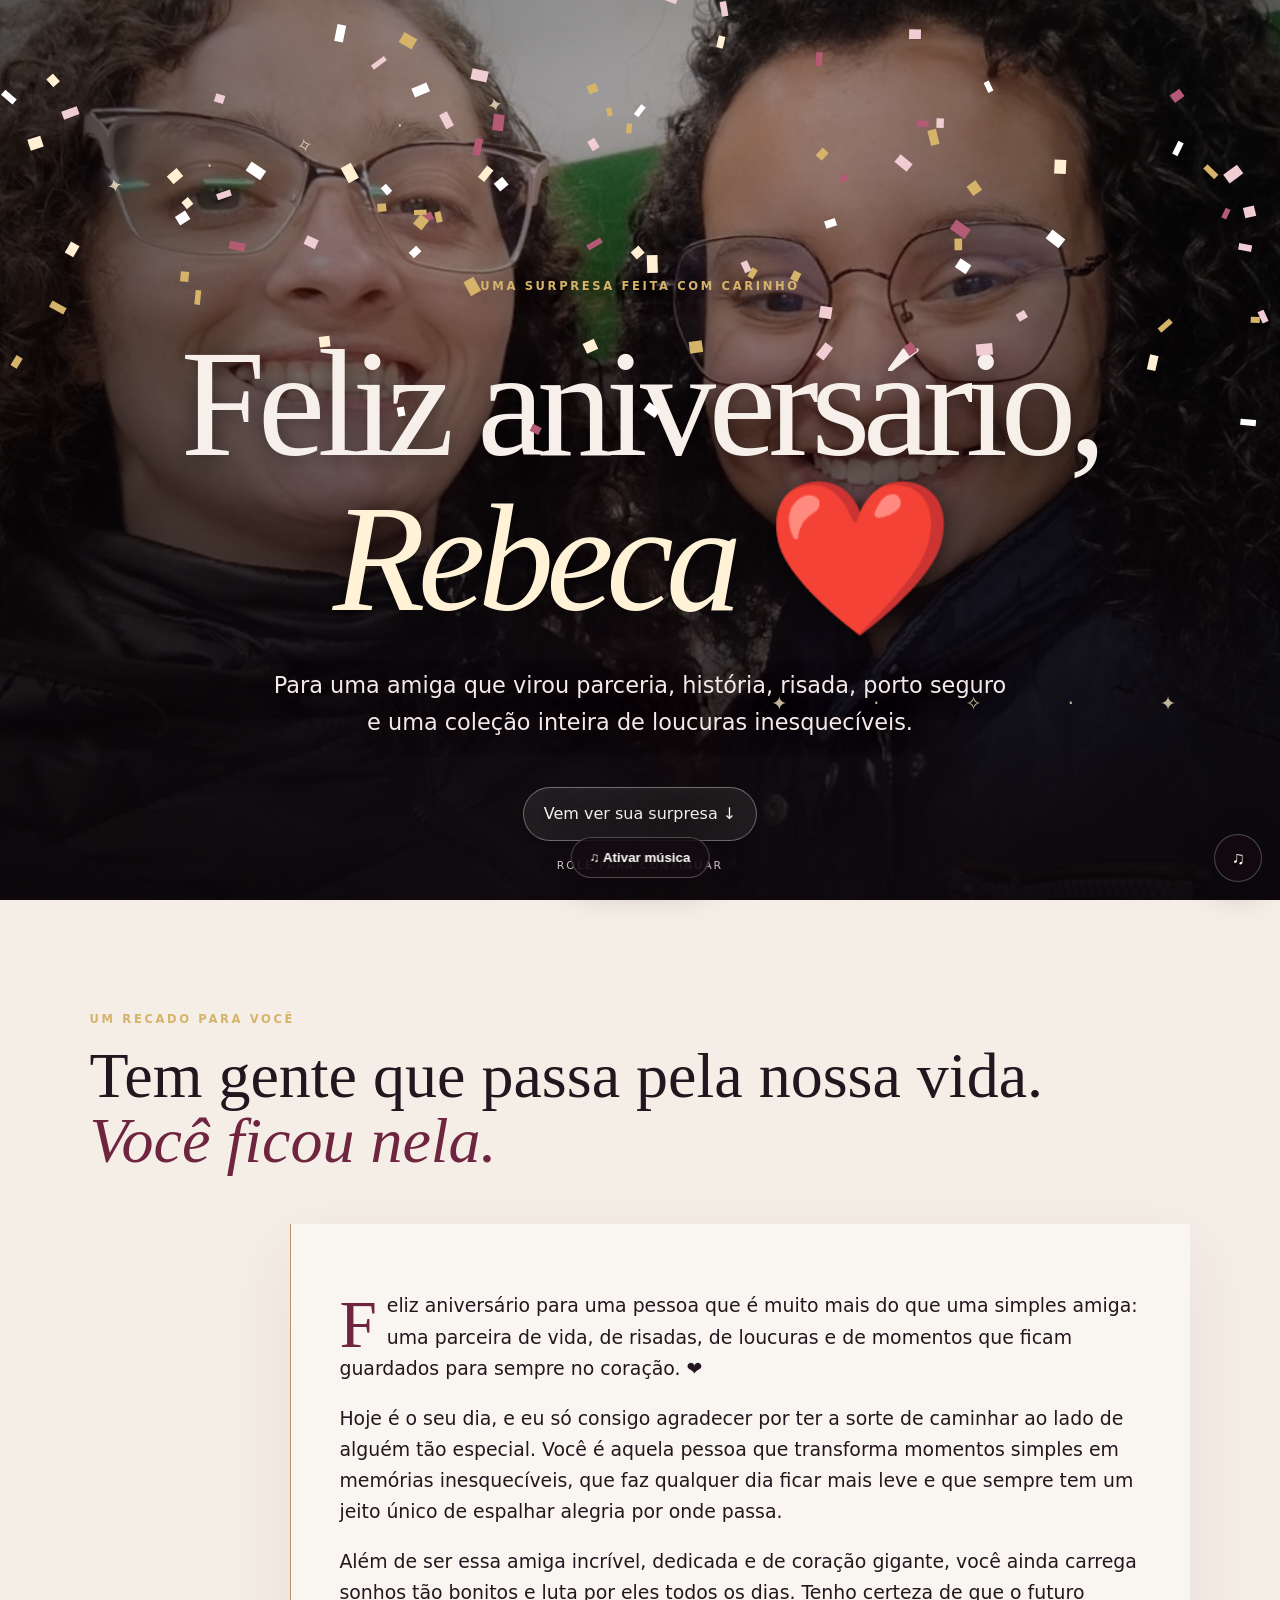
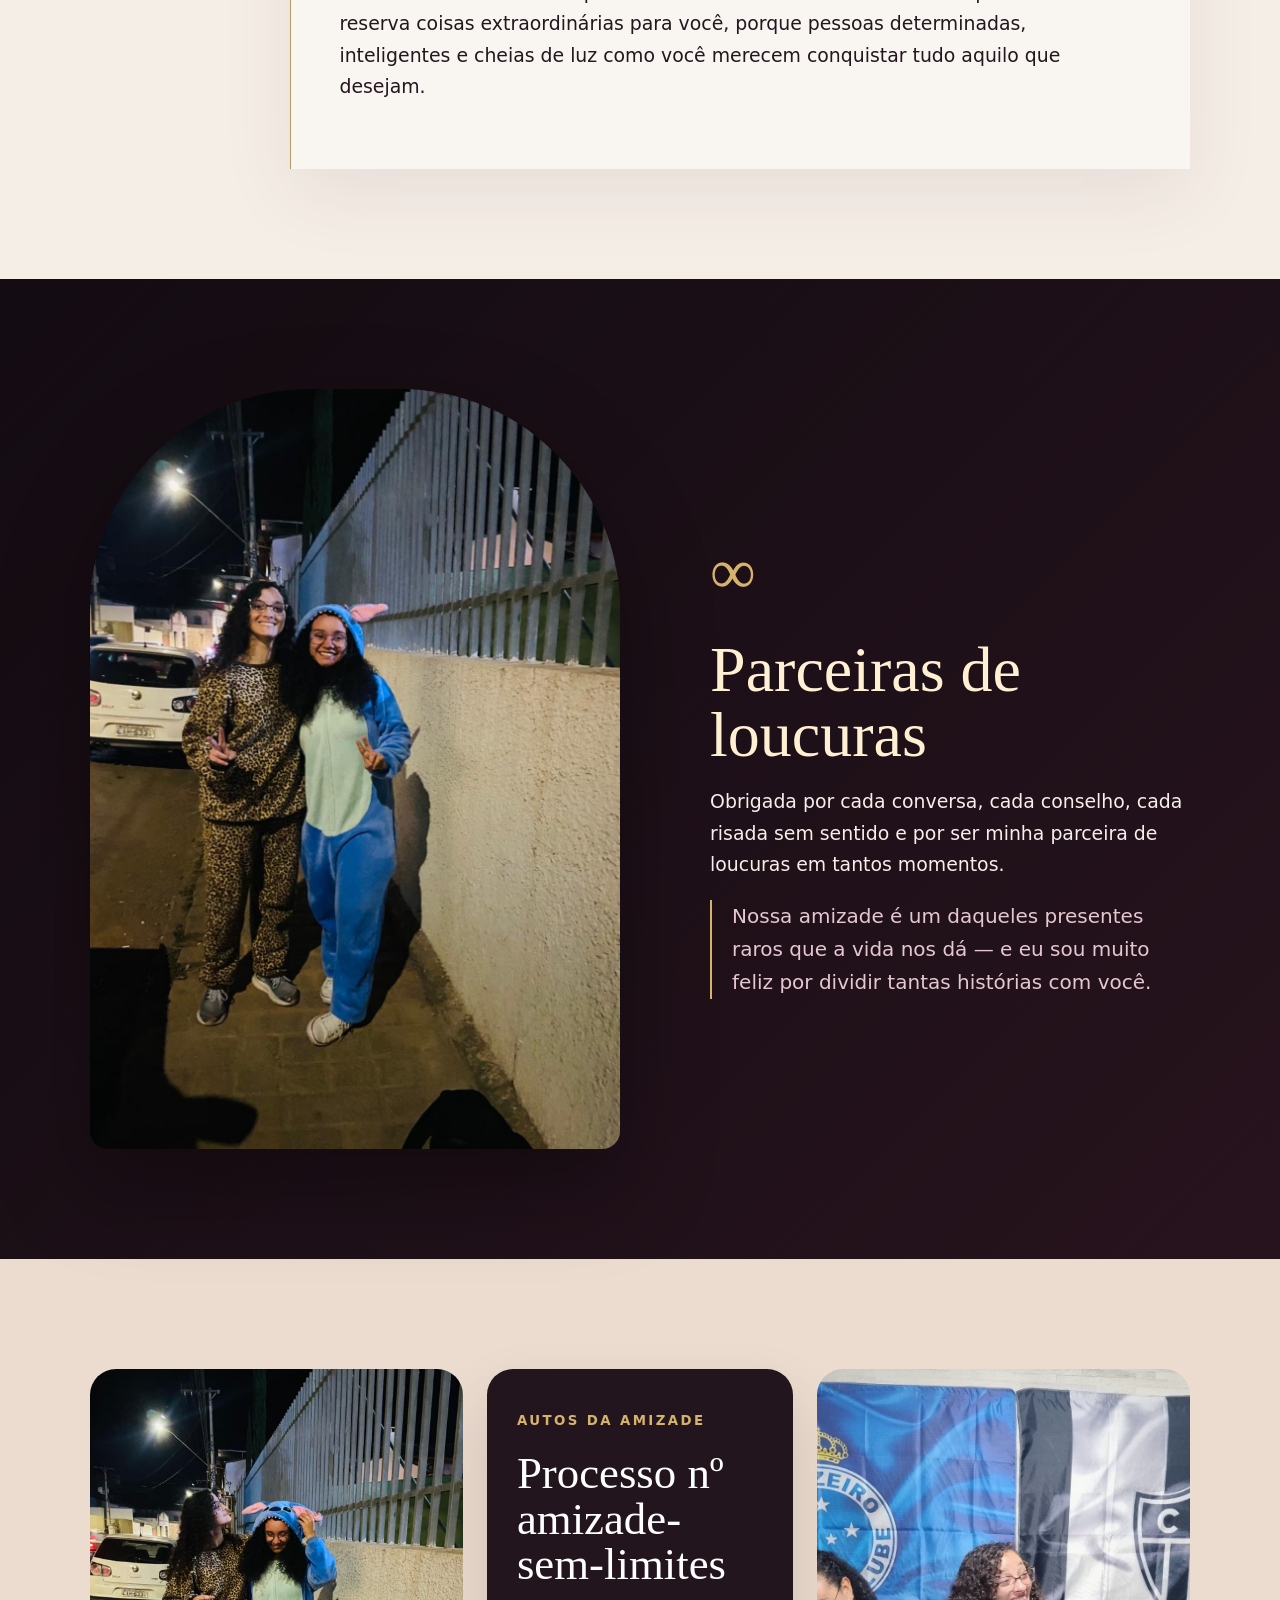
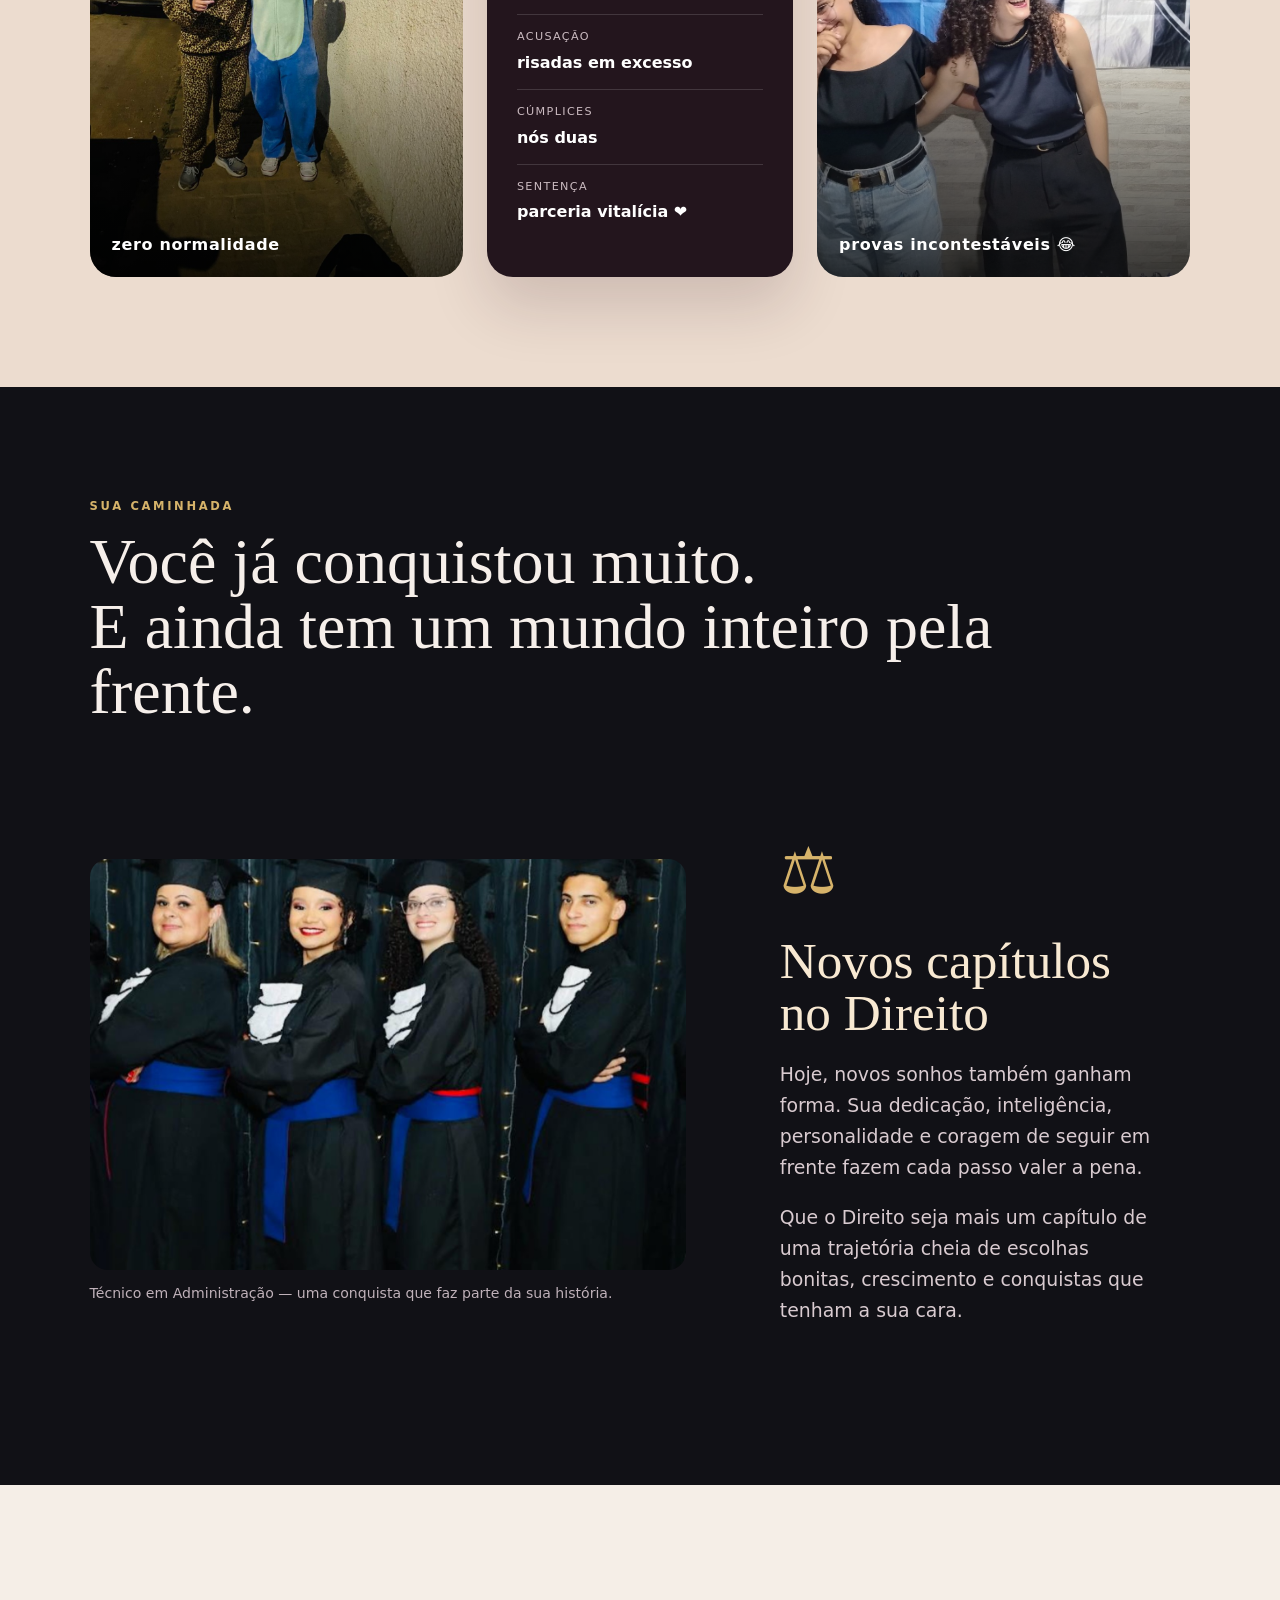
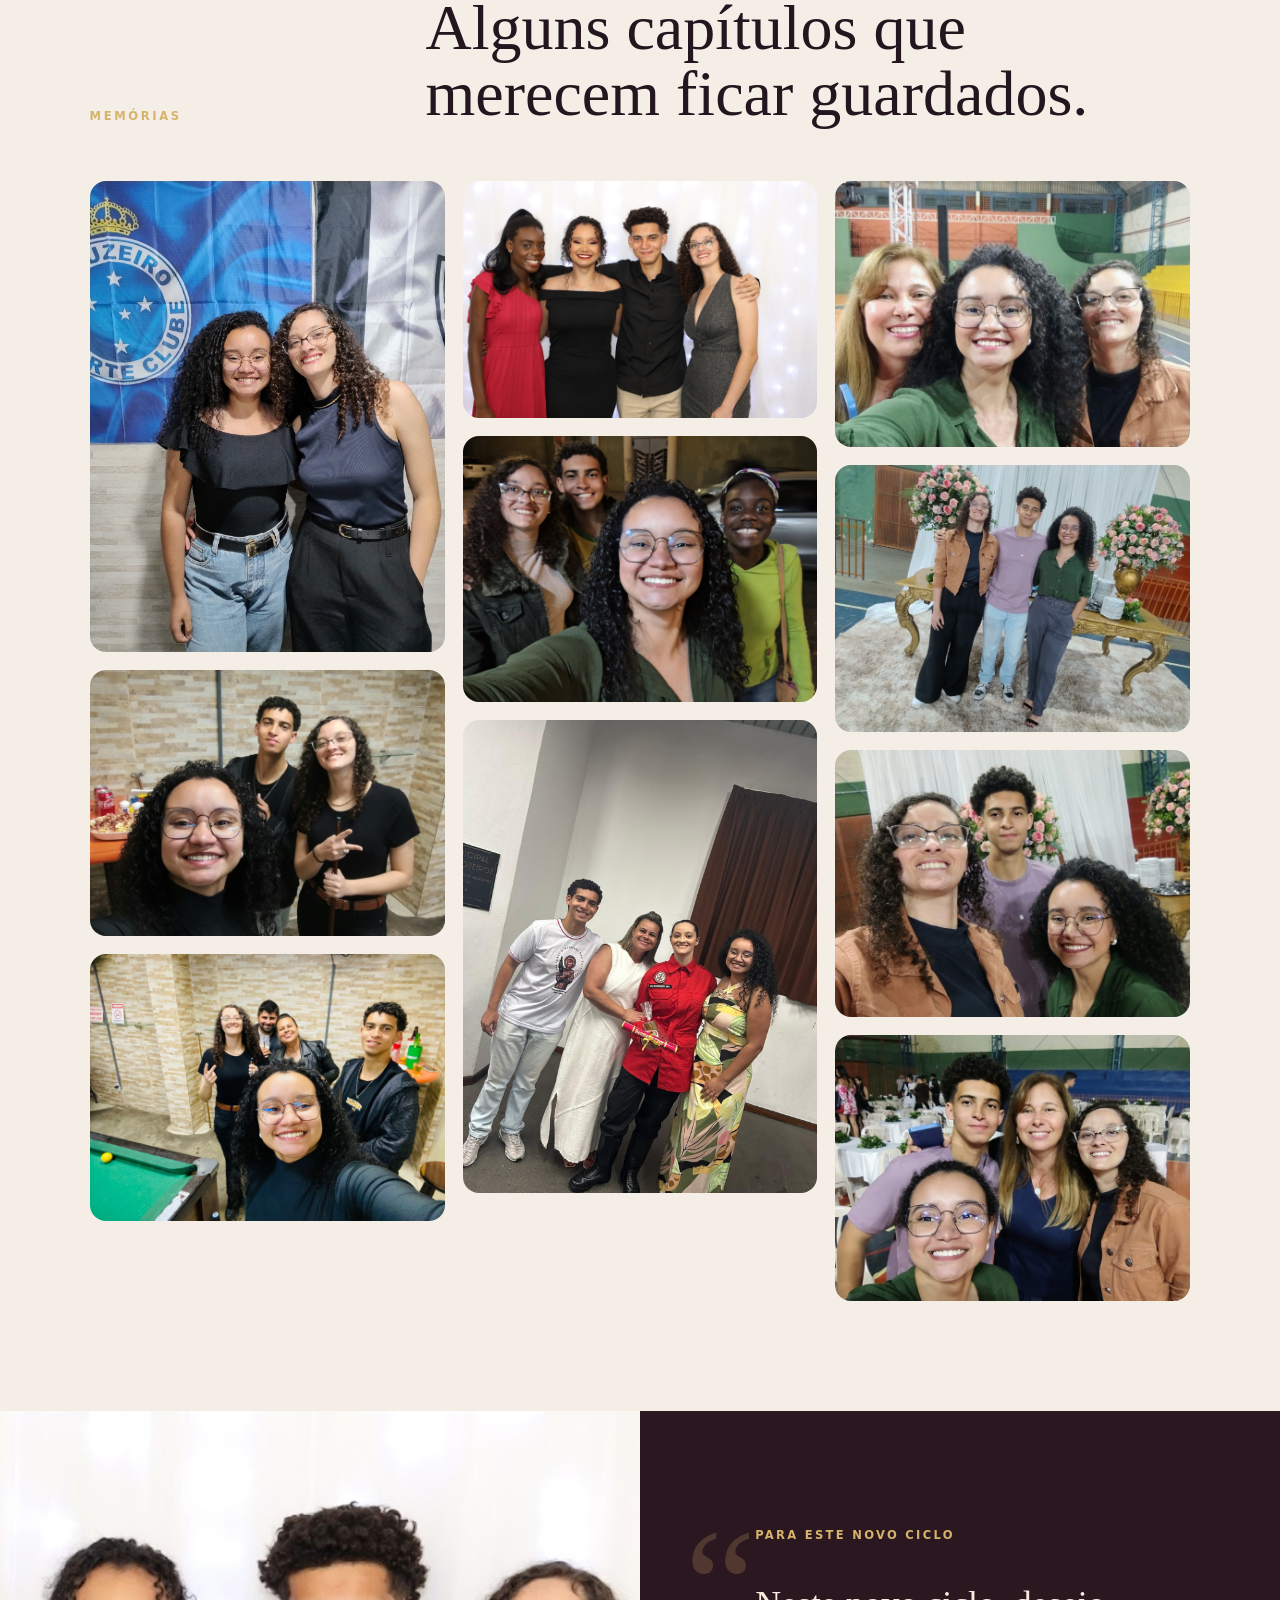
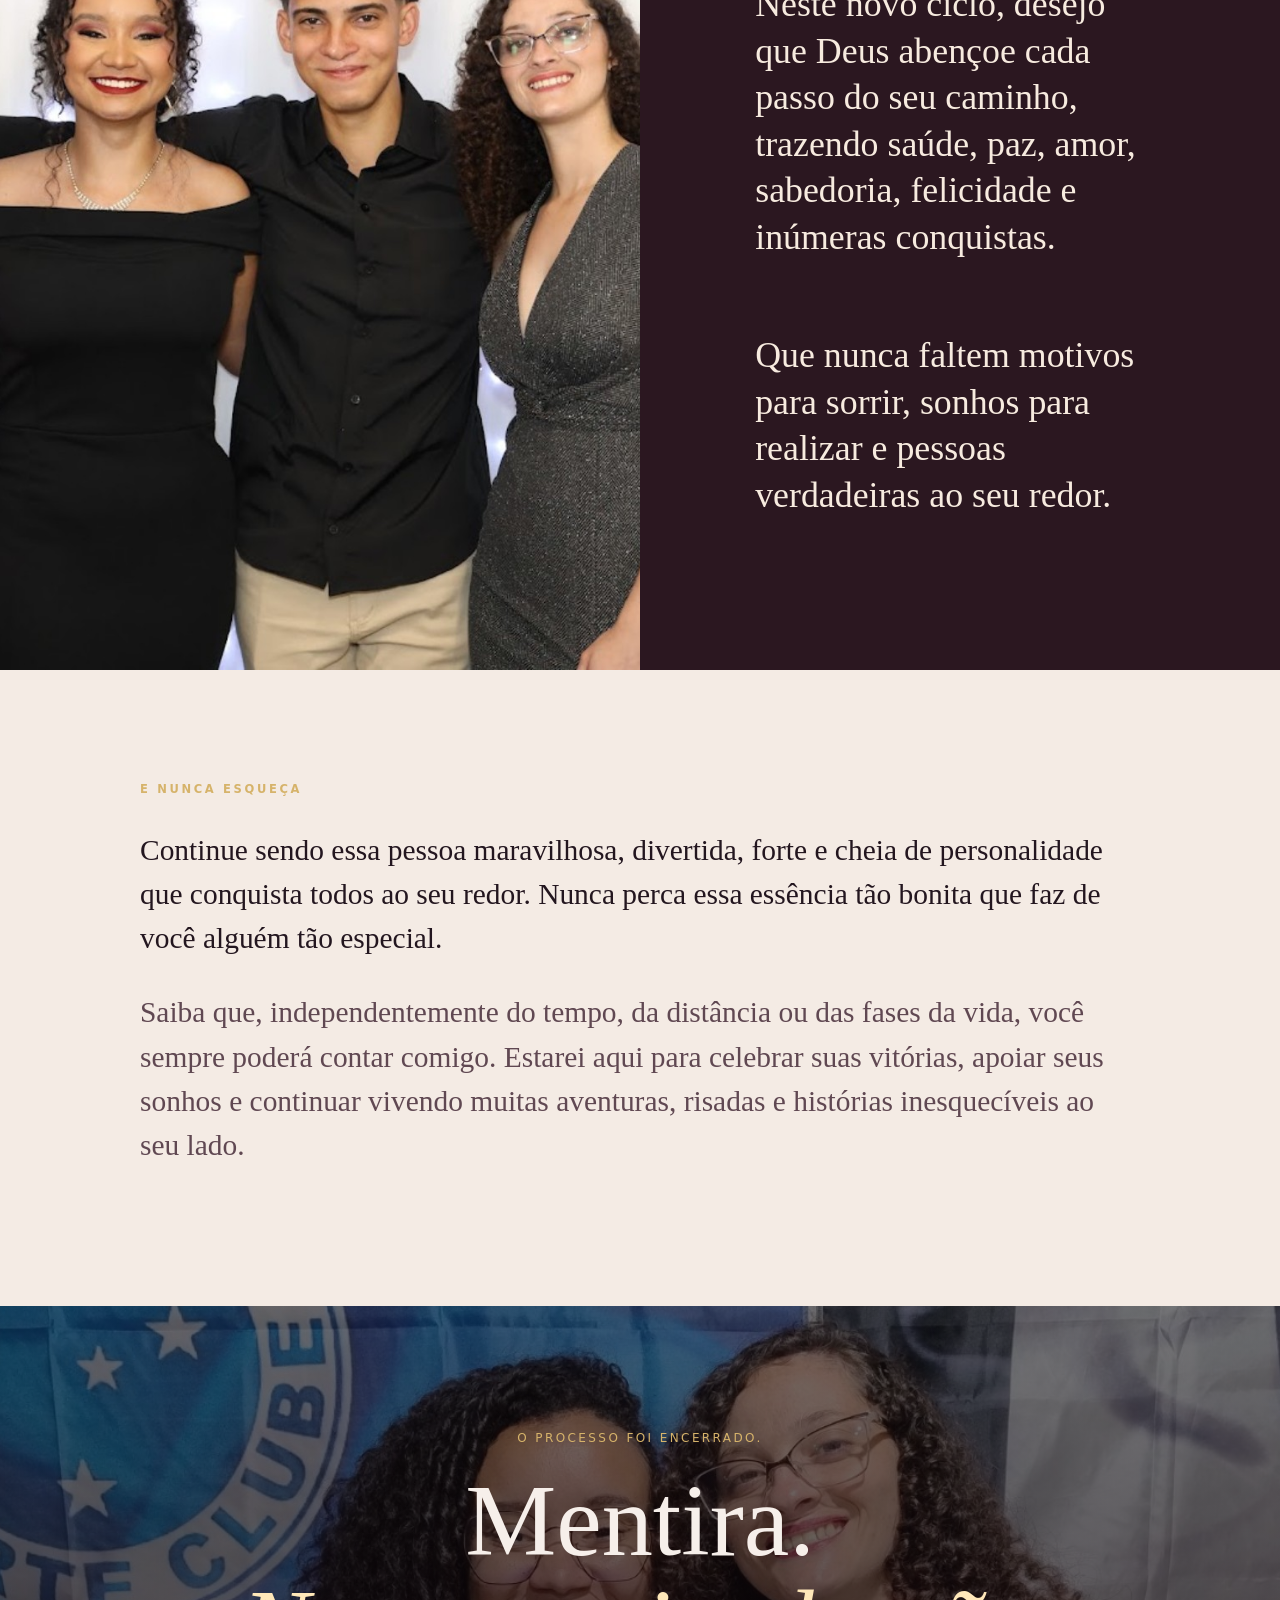
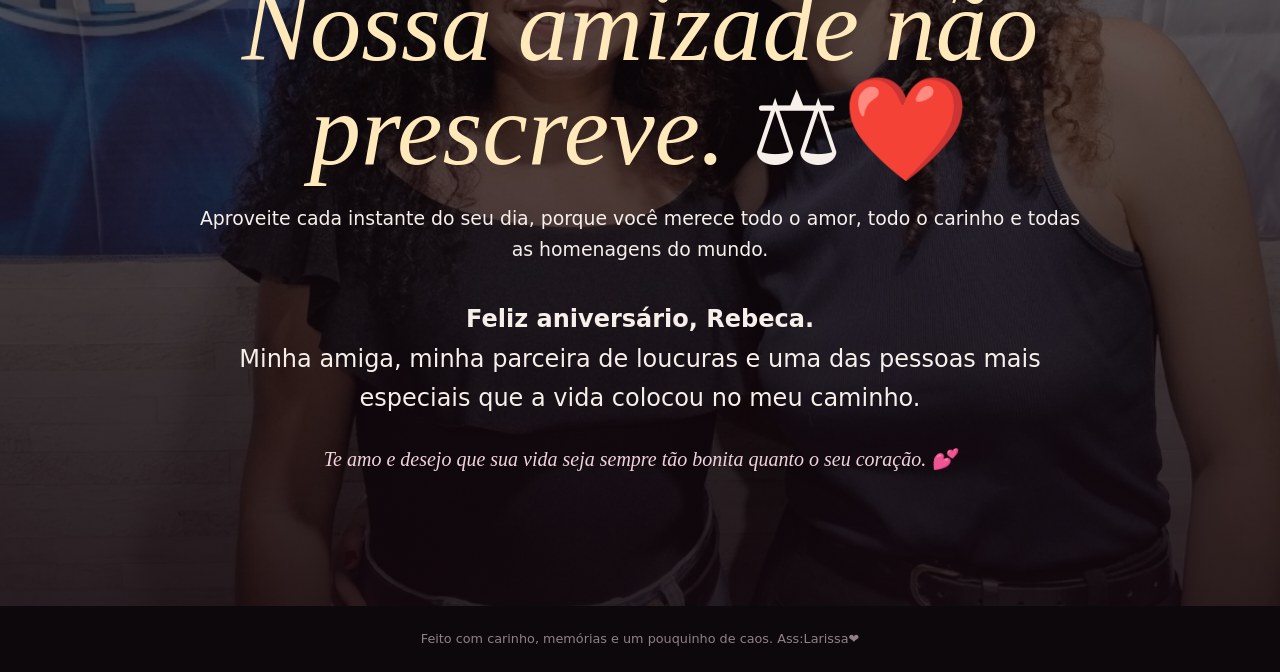
<file: index.html>
<!doctype html>
<html lang="pt-BR">
<head>
  <meta charset="utf-8" />
  <meta name="viewport" content="width=device-width, initial-scale=1" />
  <meta name="theme-color" content="#170d15" />
  <meta name="description" content="Uma surpresa de aniversário feita com carinho para Rebeca." />
  <title>Feliz aniversário, Rebeca ❤️</title>
  <link rel="preload" as="image" href="assets/img/foto-01.jpg" />
  <link rel="stylesheet" href="style.css" />
</head>
<body>
  <audio id="bgMusic" preload="auto" loop playsinline>
    <source src="assets/audio/cancao-america-voz.m4a" type="audio/mp4" />
  </audio>

  <div id="musicFallback" class="music-fallback" hidden>
    <button id="enableMusic" type="button" aria-label="Ativar música">♫ Ativar música</button>
  </div>

  <button id="musicToggle" class="music-toggle" type="button" aria-label="Pausar ou tocar música" title="Música">♫</button>

  <header class="hero" id="inicio">
    <div class="hero-bg" aria-hidden="true"></div>
    <div class="hero-shade" aria-hidden="true"></div>
    <div class="sparkles" aria-hidden="true"></div>
    <div class="hero-content reveal active">
      <p class="eyebrow">Uma surpresa feita com carinho</p>
      <h1>Feliz aniversário,<br><span>Rebeca</span> ❤️</h1>
      <p class="hero-subtitle">Para uma amiga que virou parceria, história, risada, porto seguro e uma coleção inteira de loucuras inesquecíveis.</p>
      <a class="hero-cta" href="#mensagem">Vem ver sua surpresa ↓</a>
    </div>
    <div class="scroll-hint" aria-hidden="true">role para continuar</div>
  </header>

  <main>
    <section class="intro section" id="mensagem">
      <div class="section-kicker">Um recado para você</div>
      <h2>Tem gente que passa pela nossa vida.<br><em>Você ficou nela.</em></h2>
      <div class="letter-card reveal">
        <p>Feliz aniversário para uma pessoa que é muito mais do que uma simples amiga: uma parceira de vida, de risadas, de loucuras e de momentos que ficam guardados para sempre no coração. ❤️</p>
        <p>Hoje é o seu dia, e eu só consigo agradecer por ter a sorte de caminhar ao lado de alguém tão especial. Você é aquela pessoa que transforma momentos simples em memórias inesquecíveis, que faz qualquer dia ficar mais leve e que sempre tem um jeito único de espalhar alegria por onde passa.</p>
        <p>Além de ser essa amiga incrível, dedicada e de coração gigante, você ainda carrega sonhos tão bonitos e luta por eles todos os dias. Tenho certeza de que o futuro reserva coisas extraordinárias para você, porque pessoas determinadas, inteligentes e cheias de luz como você merecem conquistar tudo aquilo que desejam.</p>
      </div>
    </section>

    <section class="split-story section">
      <div class="photo-frame reveal"><img src="assets/img/foto-04.jpg" alt="Momento divertido entre amigas" loading="lazy"></div>
      <div class="story-copy reveal">
        <span class="mini-icon">∞</span>
        <h2>Parceiras de loucuras</h2>
        <p>Obrigada por cada conversa, cada conselho, cada risada sem sentido e por ser minha parceira de loucuras em tantos momentos.</p>
        <p class="accent-copy">Nossa amizade é um daqueles presentes raros que a vida nos dá — e eu sou muito feliz por dividir tantas histórias com você.</p>
      </div>
    </section>

    <section class="fun-grid section">
      <div class="fun-card reveal tall"><img src="assets/img/foto-05.jpg" alt="Foto divertida de duas amigas fantasiadas" loading="lazy"><span>zero normalidade</span></div>
      <div class="fun-quote reveal">
        <small>AUTOS DA AMIZADE</small>
        <h3>Processo nº<br>amizade-sem-limites</h3>
        <dl>
          <div><dt>Acusação</dt><dd>risadas em excesso</dd></div>
          <div><dt>Cúmplices</dt><dd>nós duas</dd></div>
          <div><dt>Sentença</dt><dd>parceria vitalícia ❤️</dd></div>
        </dl>
      </div>
      <div class="fun-card reveal"><img src="assets/img/foto-03.jpg" alt="Duas amigas rindo juntas" loading="lazy"><span>provas incontestáveis 😂</span></div>
    </section>

    <section class="journey section">
      <div class="journey-head reveal">
        <div class="section-kicker">Sua caminhada</div>
        <h2>Você já conquistou muito.<br>E ainda tem um mundo inteiro pela frente.</h2>
      </div>
      <div class="journey-grid">
        <figure class="journey-photo reveal"><img src="assets/img/foto-09.jpg" alt="Formatura do curso Técnico em Administração" loading="lazy"><figcaption>Técnico em Administração — uma conquista que faz parte da sua história.</figcaption></figure>
        <div class="journey-text reveal">
          <div class="law-mark">⚖</div>
          <h3>Novos capítulos no Direito</h3>
          <p>Hoje, novos sonhos também ganham forma. Sua dedicação, inteligência, personalidade e coragem de seguir em frente fazem cada passo valer a pena.</p>
          <p>Que o Direito seja mais um capítulo de uma trajetória cheia de escolhas bonitas, crescimento e conquistas que tenham a sua cara.</p>
        </div>
      </div>
    </section>

    <section class="gallery section" id="memorias">
      <div class="gallery-head reveal">
        <div class="section-kicker">Memórias</div>
        <h2>Alguns capítulos que merecem ficar guardados.</h2>
      </div>
      <div class="masonry">
        <figure class="reveal"><img src="assets/img/foto-02.jpg" alt="Foto entre amigas" loading="lazy"></figure>
        <figure class="reveal"><img src="assets/img/foto-06.jpg" alt="Momento com amigos" loading="lazy"></figure>
        <figure class="reveal"><img src="assets/img/foto-07.jpg" alt="Momento descontraído" loading="lazy"></figure>
        <figure class="reveal"><img src="assets/img/foto-08.jpg" alt="Foto em evento" loading="lazy"></figure>
        <figure class="reveal"><img src="assets/img/foto-10.jpg" alt="Momento de celebração" loading="lazy"></figure>
        <figure class="reveal"><img src="assets/img/foto-11.jpg" alt="Foto em celebração" loading="lazy"></figure>
        <figure class="reveal"><img src="assets/img/foto-12.jpg" alt="Selfie com pessoas queridas" loading="lazy"></figure>
        <figure class="reveal"><img src="assets/img/foto-13.jpg" alt="Foto com amigos em evento" loading="lazy"></figure>
        <figure class="reveal"><img src="assets/img/foto-14.jpg" alt="Selfie de amigas" loading="lazy"></figure>
        <figure class="reveal"><img src="assets/img/foto-15.jpg" alt="Foto com pessoas queridas" loading="lazy"></figure>
      </div>
    </section>

    <section class="blessing section">
      <div class="blessing-image reveal"><img src="assets/img/foto-08.jpg" alt="Rebeca em um momento especial" loading="lazy"></div>
      <div class="blessing-card reveal">
        <span>Para este novo ciclo</span>
        <p>Neste novo ciclo, desejo que Deus abençoe cada passo do seu caminho, trazendo saúde, paz, amor, sabedoria, felicidade e inúmeras conquistas.</p>
        <p>Que nunca faltem motivos para sorrir, sonhos para realizar e pessoas verdadeiras ao seu redor.</p>
      </div>
    </section>

    <section class="letter-final section">
      <div class="letter-final-inner reveal">
        <div class="section-kicker">E nunca esqueça</div>
        <p>Continue sendo essa pessoa maravilhosa, divertida, forte e cheia de personalidade que conquista todos ao seu redor. Nunca perca essa essência tão bonita que faz de você alguém tão especial.</p>
        <p>Saiba que, independentemente do tempo, da distância ou das fases da vida, você sempre poderá contar comigo. Estarei aqui para celebrar suas vitórias, apoiar seus sonhos e continuar vivendo muitas aventuras, risadas e histórias inesquecíveis ao seu lado.</p>
      </div>
    </section>

    <section class="finale">
      <div class="finale-bg" aria-hidden="true"></div>
      <div class="finale-overlay" aria-hidden="true"></div>
      <div class="finale-content reveal">
        <p class="small-line">O processo foi encerrado.</p>
        <h2>Mentira.<br><span>Nossa amizade não prescreve.</span> ⚖❤️</h2>
        <p>Aproveite cada instante do seu dia, porque você merece todo o amor, todo o carinho e todas as homenagens do mundo.</p>
        <p class="final-message"><strong>Feliz aniversário, Rebeca.</strong><br>Minha amiga, minha parceira de loucuras e uma das pessoas mais especiais que a vida colocou no meu caminho.</p>
        <p class="signature">Te amo e desejo que sua vida seja sempre tão bonita quanto o seu coração. 💕</p>
      </div>
    </section>
  </main>

  <footer>
    <span>Feito com carinho, memórias e um pouquinho de caos. Ass:Larissa❤️</span>
  </footer>

  <canvas id="confetti" aria-hidden="true"></canvas>
  <script src="script.js"></script>
</body>
</html>
</file>
<file: style.css>
:root{
  --bg:#130c12;
  --bg2:#1f121b;
  --paper:#f5eee7;
  --paper2:#e9ddd1;
  --ink:#23161f;
  --text:#f6efea;
  --muted:#c8b8bf;
  --gold:#d6b36a;
  --rose:#c98591;
  --wine:#6f253f;
  --line:rgba(255,255,255,.14);
}
*{box-sizing:border-box}
html{scroll-behavior:smooth}
body{margin:0;background:var(--bg);color:var(--text);font-family:Inter,ui-sans-serif,system-ui,-apple-system,BlinkMacSystemFont,"Segoe UI",sans-serif;line-height:1.65;overflow-x:hidden}
img{display:block;width:100%;height:100%;object-fit:cover}
a{color:inherit}
.section{padding:110px max(24px,7vw)}
.section-kicker,.eyebrow{font-size:.72rem;letter-spacing:.23em;text-transform:uppercase;color:var(--gold);font-weight:800}
h1,h2,h3{font-family:Georgia,"Times New Roman",serif;font-weight:500;line-height:1.02;margin:.2em 0}
h2{font-size:clamp(2.4rem,5vw,5.1rem)}
p{font-size:clamp(1rem,1.5vw,1.18rem)}

.hero{min-height:100svh;display:grid;place-items:center;position:relative;isolation:isolate;overflow:hidden}
.hero-bg{position:absolute;inset:0;background:url('assets/img/foto-01.jpg') center 40%/cover no-repeat;transform:scale(1.03);z-index:-4}
.hero-shade{position:absolute;inset:0;background:linear-gradient(180deg,rgba(10,5,10,.28),rgba(10,5,10,.52) 46%,rgba(19,12,18,.94));z-index:-3}
.hero-shade:after{content:"";position:absolute;inset:0;background:radial-gradient(circle at 50% 40%,transparent 0 30%,rgba(0,0,0,.45) 80%)}
.hero-content{width:min(980px,88vw);text-align:center;padding-top:10vh;text-shadow:0 3px 24px rgba(0,0,0,.55)}
.hero h1{font-size:clamp(4rem,12vw,9.5rem);letter-spacing:-.05em}
.hero h1 span{color:#fff2d7;font-style:italic}
.hero-subtitle{max-width:750px;margin:22px auto;color:#f5eae8;font-size:clamp(1.05rem,2.1vw,1.4rem)}
.hero-cta{display:inline-flex;margin-top:24px;padding:13px 20px;border:1px solid rgba(255,255,255,.35);border-radius:999px;text-decoration:none;background:rgba(255,255,255,.08);backdrop-filter:blur(12px);transition:.25s}
.hero-cta:hover{background:rgba(255,255,255,.15);transform:translateY(-2px)}
.scroll-hint{position:absolute;bottom:25px;font-size:.68rem;letter-spacing:.18em;text-transform:uppercase;color:#d9cbd0}
.sparkles:before,.sparkles:after{content:"✦   ·   ✧   ·   ✦";position:absolute;color:rgba(255,238,203,.75);font-size:1.2rem;letter-spacing:2.5rem;animation:float 7s ease-in-out infinite}
.sparkles:before{top:14%;left:8%;transform:rotate(-12deg)}
.sparkles:after{right:5%;bottom:20%;animation-delay:-3s}
@keyframes float{50%{transform:translateY(-15px) rotate(5deg);opacity:.55}}

.intro{background:var(--paper);color:var(--ink)}
.intro>h2{max-width:1050px;margin:14px 0 50px}
.intro em{color:var(--wine)}
.letter-card{max-width:900px;margin-left:auto;padding:48px;border-left:1px solid #b89964;background:rgba(255,255,255,.38);box-shadow:0 25px 70px rgba(64,33,42,.08)}
.letter-card p:first-child:first-letter{font-family:Georgia,serif;font-size:4.2rem;float:left;line-height:.75;padding:10px 10px 0 0;color:var(--wine)}

.split-story{display:grid;grid-template-columns:minmax(0,1.05fr) minmax(320px,.95fr);gap:7vw;align-items:center;background:linear-gradient(135deg,#130c12,#27131d)}
.photo-frame{height:min(760px,75vw);border-radius:220px 220px 18px 18px;overflow:hidden;box-shadow:0 35px 90px rgba(0,0,0,.35)}
.story-copy{max-width:640px}
.story-copy h2{color:#fff0d4}.mini-icon{font-family:Georgia,serif;font-size:4rem;color:var(--gold)}
.accent-copy{color:#e5c8cf;font-size:1.25rem;border-left:2px solid var(--gold);padding-left:20px}

.fun-grid{background:#ecdccf;color:var(--ink);display:grid;grid-template-columns:1fr .82fr 1fr;gap:24px;align-items:stretch}
.fun-card{position:relative;overflow:hidden;min-height:460px;border-radius:26px}.fun-card.tall{transform:translateY(24px)}
.fun-card:after{content:"";position:absolute;inset:55% 0 0;background:linear-gradient(transparent,rgba(0,0,0,.72))}
.fun-card span{position:absolute;left:22px;bottom:18px;color:#fff;z-index:2;font-weight:800;letter-spacing:.04em}
.fun-quote{padding:38px 30px;background:#23151d;color:#fff;border-radius:26px;align-self:center;box-shadow:0 30px 60px rgba(50,20,30,.16)}
.fun-quote small{color:var(--gold);letter-spacing:.18em;font-weight:900}.fun-quote h3{font-size:clamp(2rem,3.5vw,3.7rem);margin:18px 0 26px}
dl{margin:0}dl div{padding:13px 0;border-top:1px solid rgba(255,255,255,.14)}dt{font-size:.7rem;text-transform:uppercase;letter-spacing:.12em;color:#cbbbc1}dd{margin:3px 0 0;font-weight:700}

.journey{background:#111116}
.journey-head{max-width:1050px;margin-bottom:65px}.journey-grid{display:grid;grid-template-columns:1.15fr .85fr;gap:5vw;align-items:center}
.journey-photo{margin:0}.journey-photo img{aspect-ratio:1.45/1;border-radius:18px}.journey-photo figcaption{color:#bfb1b9;font-size:.88rem;margin-top:12px}
.journey-text{padding:30px}.law-mark{font-size:4rem;color:var(--gold)}.journey-text h3{font-size:clamp(2.1rem,4vw,4.6rem);color:#f8e9d2}.journey-text p{color:#d9cbd0}

.gallery{background:var(--paper);color:var(--ink)}
.gallery-head{display:grid;grid-template-columns:.4fr 1fr;gap:30px;align-items:end;margin-bottom:55px}.gallery-head h2{margin:0}
.masonry{columns:3 280px;column-gap:18px}.masonry figure{margin:0 0 18px;break-inside:avoid;overflow:hidden;border-radius:16px;background:#ddd}.masonry img{height:auto;transition:.45s}.masonry figure:hover img{transform:scale(1.025)}

.blessing{background:#2b1720;display:grid;grid-template-columns:1fr 1fr;gap:0;align-items:stretch;padding:0}
.blessing-image{min-height:760px}.blessing-card{display:flex;flex-direction:column;justify-content:center;padding:9vw;position:relative}.blessing-card:before{content:"“";font-family:Georgia,serif;font-size:10rem;color:rgba(214,179,106,.22);position:absolute;top:5%;left:7%}.blessing-card span{color:var(--gold);text-transform:uppercase;letter-spacing:.2em;font-size:.72rem;font-weight:900}.blessing-card p{font-family:Georgia,serif;font-size:clamp(1.6rem,2.8vw,3rem);line-height:1.3;color:#f7ebdf}

.letter-final{background:#f4ebe4;color:var(--ink)}.letter-final-inner{max-width:1000px;margin:auto}.letter-final-inner p{font-family:Georgia,serif;font-size:clamp(1.35rem,2.3vw,2.15rem);line-height:1.5}.letter-final-inner p+p{margin-top:30px;color:#604852}

.finale{min-height:100svh;position:relative;display:grid;place-items:center;text-align:center;isolation:isolate;overflow:hidden;padding:90px 24px}
.finale-bg{position:absolute;inset:0;background:url('assets/img/foto-02.jpg') center/cover no-repeat;z-index:-3;transform:scale(1.05)}
.finale-overlay{position:absolute;inset:0;background:linear-gradient(rgba(12,8,10,.55),rgba(18,7,13,.88));z-index:-2}
.finale-content{width:min(900px,90vw)}.small-line{text-transform:uppercase;letter-spacing:.2em;color:var(--gold);font-size:.75rem}.finale h2{font-size:clamp(3.2rem,8vw,7rem)}.finale h2 span{color:#ffe8b9;font-style:italic}.final-message{margin-top:35px;font-size:clamp(1.2rem,2vw,1.5rem)}.signature{font-family:Georgia,serif;font-style:italic;color:#f1d3dc;font-size:1.25rem}
footer{padding:22px;text-align:center;background:#0d080c;color:#8f8087;font-size:.8rem}

.music-toggle,.music-fallback button{position:fixed;z-index:60;border:1px solid rgba(255,255,255,.25);background:rgba(20,10,16,.74);color:#fff;backdrop-filter:blur(16px);box-shadow:0 10px 35px rgba(0,0,0,.25);cursor:pointer}
.music-toggle{right:18px;bottom:18px;width:48px;height:48px;border-radius:50%;font-size:1.1rem}.music-toggle.playing{animation:pulse 1.8s infinite}@keyframes pulse{50%{box-shadow:0 0 0 9px rgba(214,179,106,.08)}}
.music-fallback{position:fixed;z-index:59;left:50%;bottom:22px;transform:translateX(-50%)}.music-fallback button{position:static;border-radius:999px;padding:12px 18px;font-weight:800}

.reveal{opacity:0;transform:translateY(28px);transition:opacity .8s ease,transform .8s ease}.reveal.active{opacity:1;transform:none}
#confetti{position:fixed;inset:0;pointer-events:none;z-index:80;width:100%;height:100%}

@media (max-width:850px){
  .section{padding:82px 22px}.hero-content{padding-top:4vh}.hero h1{font-size:clamp(3.5rem,18vw,6.8rem)}
  .split-story,.journey-grid,.blessing{grid-template-columns:1fr}.photo-frame{height:78vh;max-height:650px;border-radius:160px 160px 16px 16px}.story-copy{padding-top:16px}
  .fun-grid{grid-template-columns:1fr}.fun-card.tall{transform:none}.fun-card{min-height:420px}.fun-quote{order:-1}
  .gallery-head{grid-template-columns:1fr}.masonry{columns:2 150px;column-gap:12px}.masonry figure{margin-bottom:12px}
  .blessing-image{min-height:65vh}.blessing-card{padding:70px 24px}.blessing-card p{font-size:1.65rem}
  .journey-text{padding:20px 0}.letter-card{padding:28px 20px;margin:0}
}
@media (prefers-reduced-motion:reduce){*{scroll-behavior:auto!important;animation:none!important;transition:none!important}.reveal{opacity:1;transform:none}}
</file>
